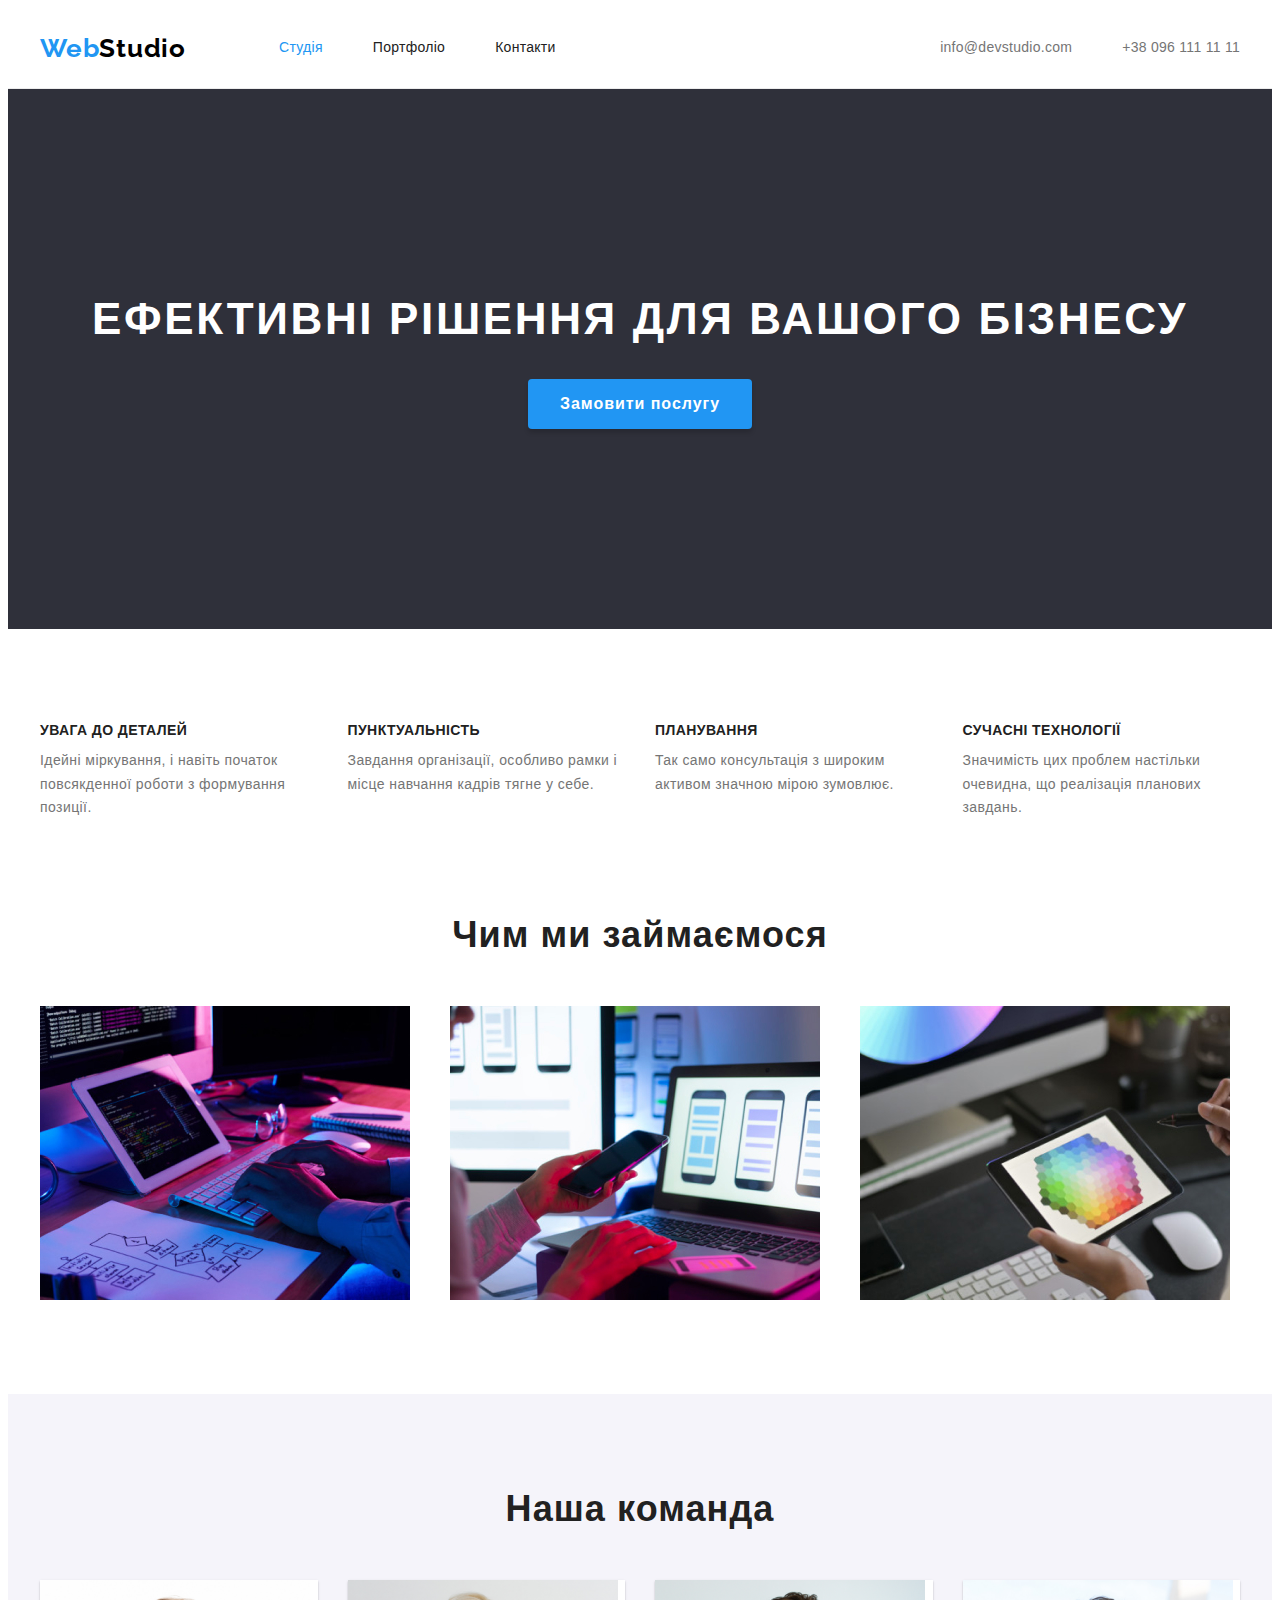
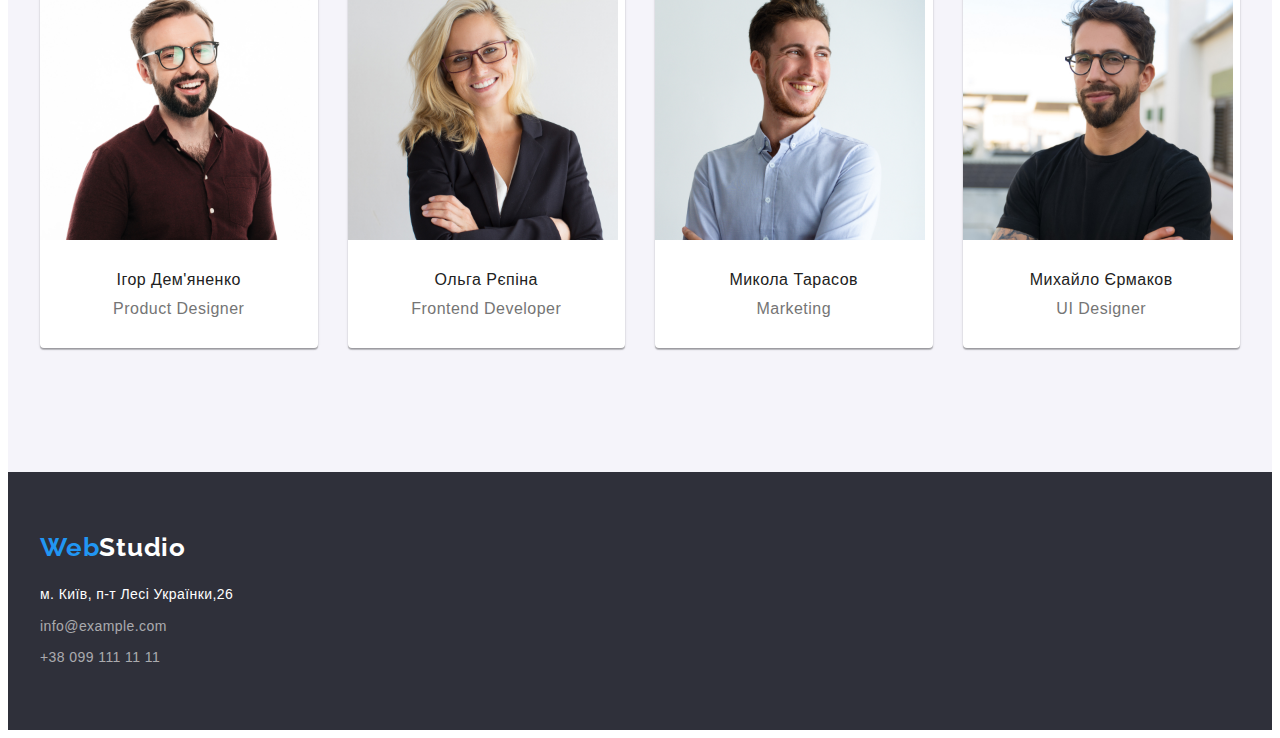
<file: index.html>
<!DOCTYPE html>
<html lang="uk">
<head>
    <meta charset="UTF-8">
    <meta http-equiv="X-UA-Compatible" content="IE=edge">
    <meta name="viewport" content="width=device-width, initial-scale=1.0">
    <title>WebStudio</title>
    <link rel="preconnect" href="https://fonts.googleapis.com">
    <link rel="preconnect" href="https://fonts.gstatic.com" crossorigin>
    <link href="https://fonts.googleapis.com/css2?family=Raleway:wght@400;500;700&display=swap" rel="stylesheet">
    <link rel="stylesheet" href="https://cdnjs.cloudflare.com/ajax/libs/modern-normalize/1.1.0/modern-normalize.min.css" integrity="sha512-wpPYUAdjBVSE4KJnH1VR1HeZfpl1ub8YT/NKx4PuQ5NmX2tKuGu6U/JRp5y+Y8XG2tV+wKQpNHVUX03MfMFn9Q==" crossorigin="anonymous" referrerpolicy="no-referrer" />
    <link rel="stylesheet" href="./css/styles.css">
</head>

<body>
    <!--header-->
    <header class="main-header">
        <div class="container page-header-container">
            <nav class="main-nav">          
                <a class="logo link" href="./index.html" lang="en">Web<span class="logo-dark">Studio</span></a> 
                <ul class="main-menu">
                    <li class="menu-item">
                        <a class="menu-link link current" href="./index.html">Студія</a>
                    </li>
                    <li class="menu-item">
                        <a class="menu-link link " href="./portfolio.html">Портфоліо</a>
                    </li>
                    <li class="menu-item">
                        <a class="menu-link link" href="#">Контакти</a>
                    </li>
                </ul>
            </nav>
            <ul class="header-contacts">
                <li class="header-contacts-item">
                    <a class="header-contacts-link link" href="mailto:info@devstudio.com">info@devstudio.com</a>
                </li>
                <li class="header-contacts-item">
                    <a class="header-contacts-link link" href="tel:+380961111111">+38 096 111 11 11</a>
                </li>
            </ul>
        </div>
    </header>


   <!--main-->
   <main>
    <!--hero-->
<section class="hero bg-section-dark">
    <div class="container">
        <h1 class="hero-title">Ефективні рішення для вашого бізнесу</h1>
        <button class="hero-modal-btn" type="button">Замовити послугу</button>
    </div> 
</section>

<section class="section">
    <div class="container">
        <h2 class="section-title visually-hidden">Наші переваги</h2>
        <ul class="advantages-list">
            <li class="advantages-item">
                <h3 class="advantages-title">УВАГА ДО ДЕТАЛЕЙ</h3>
                <p class="advantages-description">Ідейні міркування, і навіть початок повсякденної роботи з формування позиції.</p>
            </li>
            <li class="advantages-item">
                <h3 class="advantages-title">ПУНКТУАЛЬНІСТЬ</h3>
                <p class="advantages-description">Завдання організації, особливо рамки і місце навчання кадрів тягне у себе.</p>
            </li>
            <li class="advantages-item">
                <h3 class="advantages-title">ПЛАНУВАННЯ</h3>
                <p class="advantages-description">Так само консультація з широким активом значною мірою зумовлює.</p>
            </li>
            <li class="advantages-item">
                <h3 class="advantages-title">СУЧАСНІ ТЕХНОЛОГІЇ</h3>
                <p class="advantages-description">Значимість цих проблем настільки очевидна, що реалізація планових завдань.</p>
            </li>
         </ul>
    </div>
</section>

<section class="section skills-top">
    <div class="container">
        <h2 class="section-title">Чим ми займаємося</h2>
        <ul class="skills-list">
            <li class="skills-item">
                <img src="./images/box/box1.jpg" alt="Ілюстрація 1" width="370" height="294">
            </li>
            <li class="skills-item">
                <img src="./images/box/box2.jpg" alt="Ілюстрація 2" width="370" height="294">
            </li>
            <li class="skills-item">
                <img src="./images/box/box3.jpg" alt="Ілюстрація 3" width="370" height="294">
            </li>
        </ul>
    </div>
</section>

<!--team-->

<section class="section bg-section-light">
    <div class="container">
        <h2 class="section-title">Наша команда</h2>
        <ul class="team-list">
            <li class="team-item">
                <img src="./images/team/productdesigner.jpg" alt="дизайнер" width="270" height="260">
                <div class="team-card-content-wrapper">
                    <h3 class="team-title">Ігор Дем'яненко</h3>
                    <p class="team-text" lang="en">Product Designer</p>
                </div>
            </li> 
            <li class="team-item">
                <img src="./images/team/frontenddeveloper.jpg" alt="девелопер" width="270" height="260">
                <div class="team-card-content-wrapper">
                    <h3 class="team-title">Ольга Рєпіна</h3>
                    <p class="team-text" lang="en">Frontend Developer</p>
                </div>
            </li>
            <li class="team-item">
                <img src="./images/team/marketing.jpg" alt="маркетолог" width="270" height="260">
                <div class="team-card-content-wrapper">
                    <h3 class="team-title">Микола Тарасов</h3>
                    <p class="team-text" lang="en">Marketing</p>
                </div> 
            </li>
            <li class="team-item">
                <img src="./images/team/uidesigner.jpg" alt="дизайнер" width="270" height="260">
                <div class="team-card-content-wrapper">
                    <h3 class="team-title">Михайло Єрмаков</h3>
                    <p class="team-text" lang="en">UI Designer</p>
                </div>
            </li>
        </ul>
    </div> 
</section>
</main>

<!--footer-->
<footer class="footer">
    <div class="container">
        <!-- CONTACTS -->
        <a class="logo link" href="./index.html" lang="en">Web<span class="logo-light">Studio</span></a> 
        <address class="address">
            <ul class="footer-contacts">
                <li class="footer-contacts-item">
                    <a class="footer-contacts-link contacts-address" href="https://goo.gl/maps/dxJ9UZrQX6qSwttMA" target="_blank" rel="noopener noreferrer nofollow">м. Київ, п-т Лесі Українки,26</a>
                </li>
                <li class="footer-contacts-item">
                    <a class="footer-contacts-link contacts-link" href="mailto:info@example.com">info@example.com</a>
                </li>
                <li class="footer-contacts-item">
                    <a class="footer-contacts-link contacts-link" href="tel:+380991111111">+38 099 111 11 11</a>
                </li>
            </ul>
        </address>
    </div>
</footer>

</body>
</html>
</file>
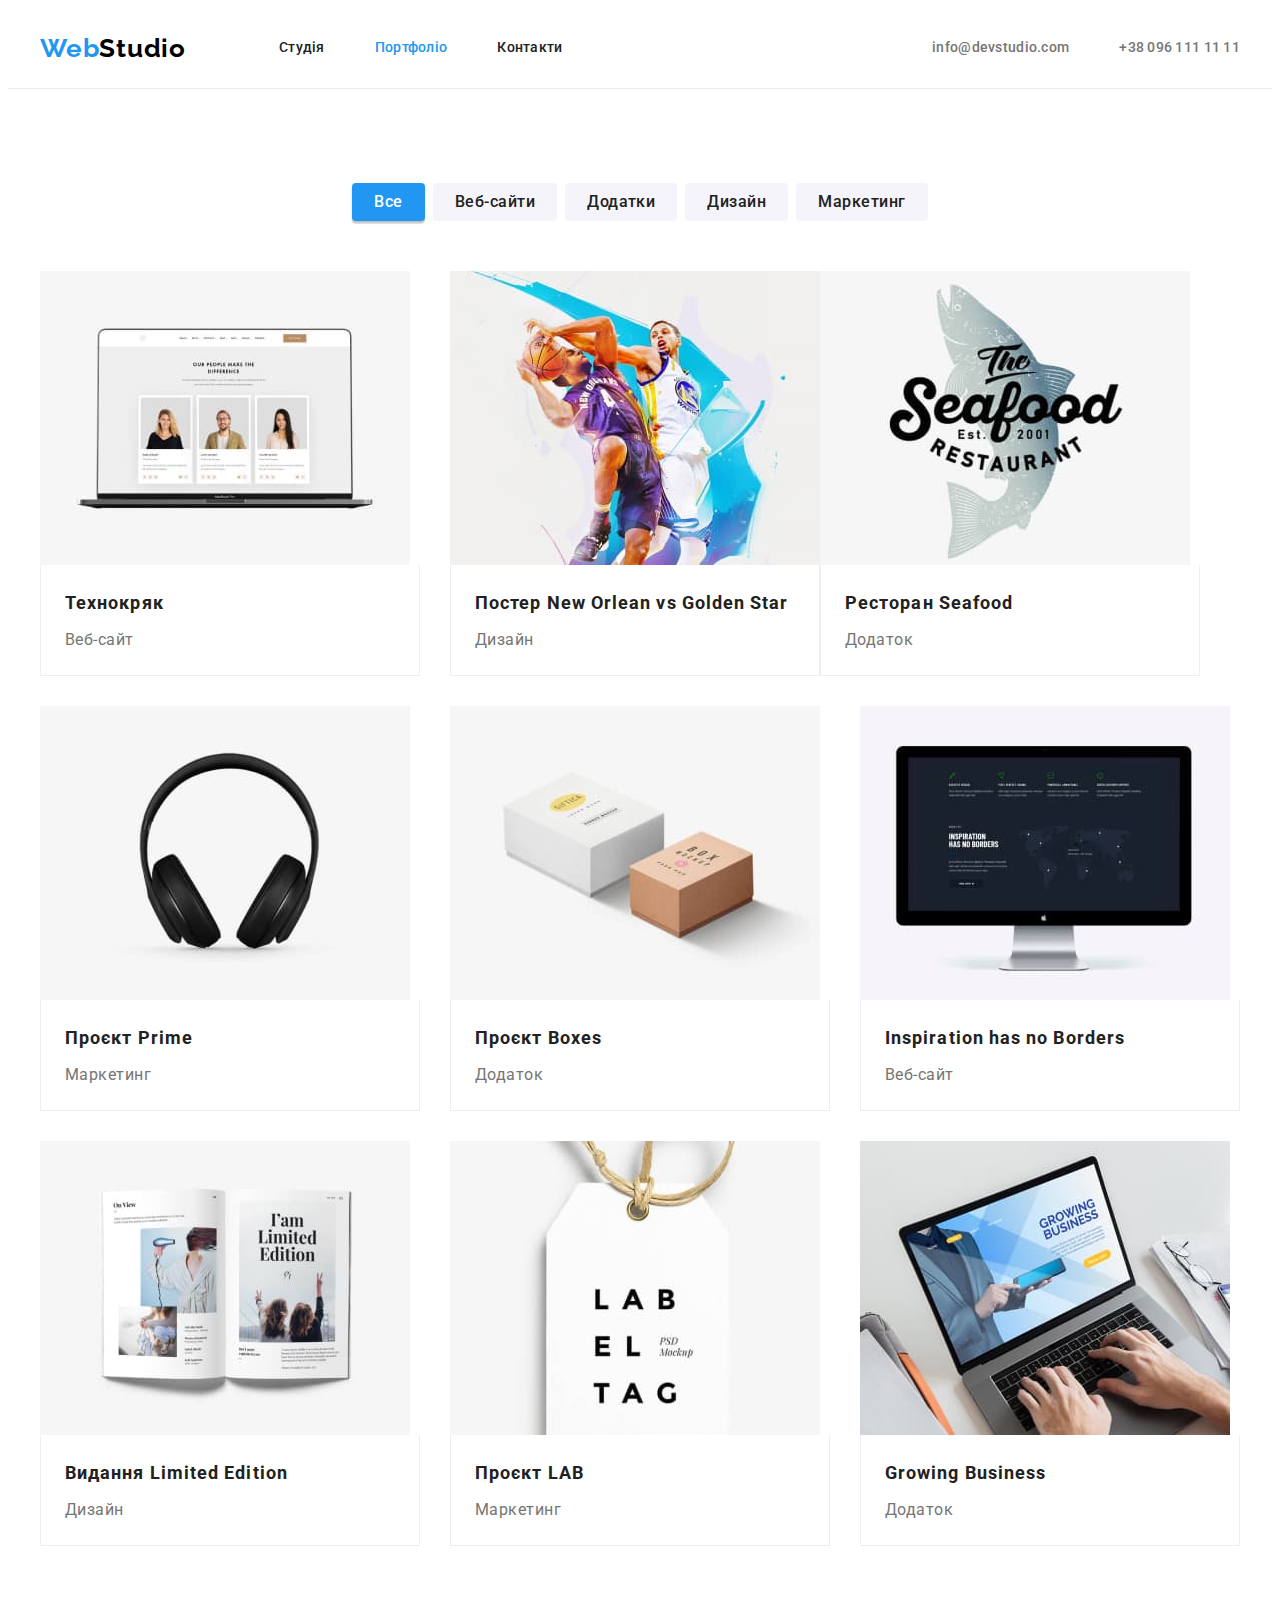
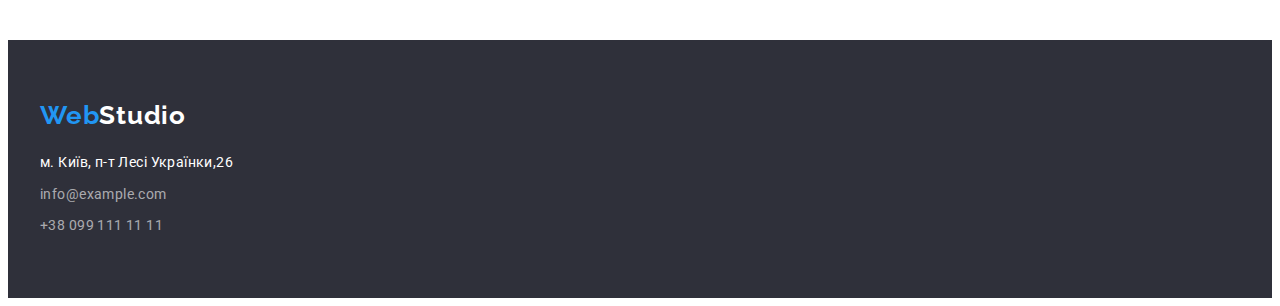
<file: portfolio.html>
<!DOCTYPE html>
<html lang="uk">
<head>
    <meta charset="UTF-8">
    <meta http-equiv="X-UA-Compatible" content="IE=edge">
    <meta name="viewport" content="width=device-width, initial-scale=1.0">
    <title>Портфоліо</title>
    <link rel="preconnect" href="https://fonts.googleapis.com">
    <link rel="preconnect" href="https://fonts.gstatic.com" crossorigin>
    <link href="https://fonts.googleapis.com/css2?family=Raleway:wght@700&family=Roboto:wght@400;500;700;900&display=swap" rel="stylesheet">
    <link rel="stylesheet" href="https://cdnjs.cloudflare.com/ajax/libs/modern-normalize/1.1.0/modern-normalize.min.css" integrity="sha512-wpPYUAdjBVSE4KJnH1VR1HeZfpl1ub8YT/NKx4PuQ5NmX2tKuGu6U/JRp5y+Y8XG2tV+wKQpNHVUX03MfMFn9Q==" crossorigin="anonymous" referrerpolicy="no-referrer" />
    <link rel="stylesheet" href="./css/styles.css" />
</head>

<body>
    <!-- HEADER -->
    <header class="main-header">
        <div class="container page-header-container">
            <nav class="main-nav">          
                <a class="logo link" href="./index.html" lang="en">Web<span class="logo-dark">Studio</span></a> 
                <ul class="main-menu">
                    <li class="menu-item">
                        <a class="menu-link link" href="./index.html">Студія</a>
                    </li>
                    <li class="menu-item">
                        <a class="menu-link link current" href="./portfolio.html">Портфоліо</a>
                    </li>
                    <li class="menu-item">
                        <a class="menu-link link" href="#">Контакти</a>
                    </li>
                </ul>
            </nav>
            <ul class="header-contacts">
                <li class="header-contacts-item">
                    <a class="header-contacts-link link" href="mailto:info@devstudio.com">info@devstudio.com</a>
                </li>
                <li class="header-contacts-item">
                    <a class="header-contacts-link link" href="tel:+380961111111">+38 096 111 11 11</a>
                </li>
            </ul>
        </div>
    </header>

    <!-- MAIN -->
    <main>

        <!-- PORTFOLIO -->
        <section class="section">
            <div class="container">
                <h1 class="main-title visually-hidden">Портфоліо</h1>

                <ul class="porfolio-select">
                    <li class="select-item">
                        <button class="portfolio-select-btn portfolio-active-btn" type="button">Все</button>
                    </li>
                    <li class="select-item">
                        <button class="portfolio-select-btn" type="button">Веб-сайти</button>
                    </li>
                    <li class="select-item">
                        <button class="portfolio-select-btn" type="button">Додатки</button>
                    </li>
                    <li class="select-item">
                        <button class="portfolio-select-btn" type="button">Дизайн</button>
                    </li>
                    <li class="select-item">
                        <button class="portfolio-select-btn" type="button">Маркетинг</button>
                    </li>
                </ul>

                <ul class="porfolio-list">
                    <li class="porfolio-item">
                        <img src="./images/portfolio/techno.jpg" alt="Веб-сайт Технокряк" width="370" height="294">
                        <div class="portfolio-card-content-wrapper">
                            <h2 class="porfolio-item-title">Технокряк</h2>
                            <p class="portfolio-item-description">Веб-сайт</p>
                        </div>
                    </li>
                    <li class="Веб-сайт">
                        <img src="./images/portfolio/star.jpg" alt="Постер New Orlean vs Golden Star" width="370" height="294">
                        <div class="portfolio-card-content-wrapper">
                            <h2 class="porfolio-item-title">Постер New Orlean vs Golden Star</h2>
                            <p class="portfolio-item-description">Дизайн</p>       
                        </div>
                    </li>
                    <li class="porfolio-item">
                        <img src="./images/portfolio/seafood.jpg" alt="Додаток для ресторана Seafood " width="370" height="294">
                        <div class="portfolio-card-content-wrapper">
                            <h2 class="porfolio-item-title">Ресторан Seafood</h2>
                            <p class="portfolio-item-description">Додаток</p>                 
                        </div>
                    </li>
                    <li class="porfolio-item">
                        <img src="./images/portfolio/prime.jpg" alt="Маркетинг прокєту Prime " width="370" height="294">
                        <div class="portfolio-card-content-wrapper">
                            <h2 class="porfolio-item-title">Проєкт Prime</h2>
                            <p class="portfolio-item-description">Маркетинг</p>
                        </div>
                    </li>
                    <li class="porfolio-item">
                        <img src="./images/portfolio/boxes.jpg" alt="Додаток проекту Boxes" width="370" height="294">
                        <div class="portfolio-card-content-wrapper">
                            <h2 class="porfolio-item-title">Проєкт Boxes</h2>
                            <p class="portfolio-item-description">Додаток</p>    
                        </div>
                    </li>
                    <li class="porfolio-item">
                        <img src="./images/portfolio/inspiration.jpg" alt="Веб-сайт Inspiration has no Borders" width="370" height="294">
                        <div class="portfolio-card-content-wrapper">
                            <h2 class="porfolio-item-title">Inspiration has no Borders</h2>
                            <p class="portfolio-item-description">Веб-сайт</p>   
                        </div>
                    </li>
                    <li class="porfolio-item">
                        <img src="./images/portfolio/limited.jpg" alt="Дизайн видання Limited Edition " width="370" height="294">
                        <div class="portfolio-card-content-wrapper">
                            <h2 class="porfolio-item-title">Видання Limited Edition</h2>
                            <p class="portfolio-item-description">Дизайн</p>           
                        </div>
                    </li>
                    <li class="porfolio-item">
                        <img src="./images/portfolio/lab.jpg" alt="Маркетинг проєкту LAB" width="370" height="294">
                        <div class="portfolio-card-content-wrapper">
                            <h2 class="porfolio-item-title">Проєкт LAB</h2>
                            <p class="portfolio-item-description">Маркетинг</p>        
                        </div>
                    </li>
                    <li class="porfolio-item">
                        <img src="./images/portfolio/growing.jpg" alt="Додаток Growing Business" width="370" height="294">
                        <div class="portfolio-card-content-wrapper">
                            <h2 class="porfolio-item-title">Growing Business</h2>
                            <p class="portfolio-item-description">Додаток</p>
                        </div>
                    </li>   
                </ul>
            </div>
        </section>

    </main>

   <!-- FOOTER -->
   <footer class="footer">
        <div class="container">
            <!-- CONTACTS -->
            <a class="logo link" href="./index.html" lang="en">Web<span class="logo-light">Studio</span></a> 
            <address class="address">
                <ul class="footer-contacts">
                    <li class="footer-contacts-item">
                        <a class="footer-contacts-link contacts-address" href="https://goo.gl/maps/dxJ9UZrQX6qSwttMA" target="_blank" rel="noopener noreferrer nofollow">м. Київ, п-т Лесі Українки,26</a>
                    </li>
                    <li class="footer-contacts-item">
                        <a class="footer-contacts-link contacts-link" href="mailto:info@example.com">info@example.com</a>
                    </li>
                    <li class="footer-contacts-item">
                        <a class="footer-contacts-link contacts-link" href="tel:+380991111111">+38 099 111 11 11</a>
                    </li>
                </ul>
            </address>
        </div>
    </footer>

</body>
</html>
</file>
<file: css/styles.css>
:root {
    --accent-color: #2196F3;
    --primary-font-color: #212121;
    --secondary-font-color: #757575;
    --font-color-white: #ffffff;

    --logo-color-dark: #000000;
    --logo-color-light: #ffffff;

    --hero-btn: #2196F3;
    --hero-btn-hover: #188CE8;

    --portfolio-btn: #F5F4FA;
    --portfolio-select-hover: #2196F3;
    --portfolio-select-active: #2196F3;
  
    --bg-primary: #FFFFFF;
    --bg-section-dark: #2F303A;
    --bg-section-light: #F5F4FA;
    --bg-footer: #2F303A;

    --footer-font-white: #ffffff;
    --footer-font-white-transparent: rgba(255, 255, 255, 0.6);
}

body {
    font-family: 'Roboto', sans-serif;
    color: var(--primary-font-color);
}

h1,
h2,
h3,
h4,
h5,
h6,
p {
    margin-top: 0;
    margin-bottom: 0;
}

ul,
ol {
    margin-top: 0;
    margin-bottom: 0;
    padding-left: 0;
    list-style: none;
}

img {
    display: block;
    max-width: 100%;
    height: auto;
}

button {
    font: inherit;
    cursor: pointer;
    border: none;
    border-radius: 4px;
}

a {
    text-decoration: none;
}

.visually-hidden { 
    position: absolute; 
    width: 1px; 
    height: 1px; 
    margin: -1px; 
    border: 0; 
    padding: 0; 
    white-space: nowrap; 
    clip-path: inset(100%); 
    clip: rect(0 0 0 0); 
    overflow: hidden; 
} 

.container {
    width: 1200px;
    padding-left: 15px;
    padding-right: 15px;
    margin-left: auto;
    margin-right: auto;
}

/* -------------------- HEADER -------------------- */

.main-header {
    border-bottom: 1px solid #ECECEC;
}

.page-header-container {
    display: flex;
    align-items :center;
    justify-content: space-between;
}

.main-nav {
    display: flex;
    align-items:center;
}

.main-menu,
.header-contacts {
    display: flex;
}

.main-menu .menu-item:not(:last-child),
.header-contacts .header-contacts-item:not(:last-child) {
    margin-right: 50px;
}

.logo {
    font-family: 'Raleway', sans-serif;
    color: var(--accent-color);
    font-weight: 700;
    font-size: 26px;
    line-height: 1.19;
    letter-spacing: 0.03em;
    margin-right: 93px;
}

.logo-dark {
    color: var(--logo-color-dark);
}

.logo-light {
    color: var(--logo-color-light);
}

.menu-link {
    display: block;
    padding-top: 32px;
    padding-bottom: 32px;
    font-weight: 500;
    font-size: 14px;
    line-height: 1.14;
    letter-spacing: 0.02em;
    color: var(--primary-font-color);
}

.menu-link:hover,
.menu-link:focus {
    color: var(--accent-color);
}

.header-contacts-link {
    display: block;
    padding-top: 32px;
    padding-bottom: 32px;
    font-weight: 500;
    font-size: 14px;
    line-height: 1.14;
    letter-spacing: 0.02em;
    color: var(--secondary-font-color);
}

.header-contacts-link:hover,
.header-contacts-link:focus {
    color: var(--accent-color);
}

/* -------------------- /HEADER -------------------- */

/* -------------------- SECTION -------------------- */

.section {
    padding-top: 94px;
    padding-bottom: 94px;
}

.bg-section-dark {
    background-color: var(--bg-section-dark);
}

.bg-section-light {
    background-color: var(--bg-section-light);
}

.current {
    color: var(--accent-color);
}

.section-title {
    font-weight: 700;
    font-size: 36px;
    line-height: 1.16;
    text-align: center;
    letter-spacing: 0.03em; 
    color: var(--primary-font-color);
    margin-bottom: 50px;
}

/* -------------------- /SECTION -------------------- */


/* -------------------- /BUTTONS -------------------- */

.hero-modal-btn {
    display: block;
    margin-left: auto;
    margin-right: auto;
    min-width: 200px;
    padding-top: 10px;
    padding-right: 32px;
    padding-bottom: 10px;
    padding-left: 32px;

    font-family: inherit;
    font-weight: 700;
    font-size: 16px;
    line-height: 1.88;
    align-items: center;
    text-align: center;
    letter-spacing: 0.06em;

    color: var(--font-color-white);
    background-color: var(--hero-btn);
    box-shadow: 0px 4px 4px rgba(0, 0, 0, 0.15);
}

.hero-modal-btn:hover,
.hero-modal-btn:focus {
    background-color: var(--hero-btn-hover);
}

.portfolio-select-btn {
    font-weight: 500;
    font-size: 16px;
    line-height: 1.62;
    text-align: center;
    letter-spacing: 0.03em;    
    color: var(--primary-font-color);
    background-color: var(--portfolio-btn);
    padding-top: 6px;
    padding-bottom: 6px;
    padding-left: 22px;
    padding-right: 22px;
}

.portfolio-select-btn:hover,
.portfolio-select-btn:focus {
    color: var(--font-color-white);
    background-color: var(--portfolio-select-hover);
    box-shadow: 0px 3px 1px rgba(0, 0, 0, 0.1), 0px 1px 2px rgba(0, 0, 0, 0.08), 0px 2px 2px rgba(0, 0, 0, 0.12);
}

.portfolio-active-btn {
    color: var(--font-color-white);
    background-color: var(--accent-color);
    box-shadow: 0px 3px 1px rgba(0, 0, 0, 0.1), 0px 1px 2px rgba(0, 0, 0, 0.08), 0px 2px 2px rgba(0, 0, 0, 0.12);
}

/* -------------------- /BUTTONS -------------------- */


/* -------------------- HERO -------------------- */

.hero {
    padding-top: 200px;
    padding-bottom: 200px;
}

.hero-title {
    font-weight: 900;
    font-size: 44px;
    line-height: 1.36;
    text-align: center;
    letter-spacing: 0.06em;
    text-transform: uppercase;
    color: var(--font-color-white);
    margin-bottom: 30px;
}

/* -------------------- /HERO -------------------- */


/* -------------------- ADVANTAGES -------------------- */

.skills-top {
    padding-top: 0;
}

.advantages-list {
    display: flex;
    flex-wrap: wrap;
}

.advantages-item {
    flex-basis: calc((100% - 90px) / 4);
}

.advantages-item:not(:nth-child(4n)) {
    margin-right: 30px;
}

.advantages-item:not(:nth-last-child(-n + 4)) {
    margin-bottom: 30px;
}

.advantages-title {
    font-weight: 700;
    font-size: 14px;
    line-height: 1.14;
    letter-spacing: 0.03em;
    text-transform: uppercase;
    color: var(--primary-font-color);
    margin-bottom: 10px;
}

.advantages-description {
    font-size: 14px;
    line-height: 1.7;
    letter-spacing: 0.03em;
    color: var(--secondary-font-color);
}

/* -------------------- /ADVANTAGES -------------------- */


/* -------------------- SKILLS -------------------- */

.skills-list {
    display: flex;
    flex-wrap: wrap;
}

.skills-item {
    flex-basis: calc((100% - 60px) / 3);
}

.skills-item:not(:nth-child(3n)) {
    margin-right: 30px;
}

.skills-item:not(:nth-last-child(-n + 3)) {
    margin-bottom: 30px;
}

/* -------------------- /SKILLS -------------------- */


/* -------------------- TEAM -------------------- */

.team-title {
    font-weight: 500;
    font-size: 16px;
    line-height: 1.19;
    text-align: center;
    letter-spacing: 0.03em;
    color: var(--primary-font-color);
    margin-bottom: 10px;
    
}
.team-text {
    font-size: 16px;
    line-height: 1.19; 
    text-align: center;
    letter-spacing: 0.03em;
    color: var(--secondary-font-color);
}

.team-list {
    display: flex;
    flex-wrap: wrap;
}

.team-item {
    flex-basis: calc((100% - 90px) / 4);
    background-color: var(--bg-primary);
    box-shadow: 0px 1px 3px rgba(0, 0, 0, 0.12), 0px 1px 1px rgba(0, 0, 0, 0.14), 0px 2px 1px rgba(0, 0, 0, 0.2);
    border-radius: 0px 0px 4px 4px;
}

.team-item:not(:nth-child(4n)) {
    margin-right: 30px;
}

.team-item:not(:nth-last-child(-n)) {
    margin-bottom: 30px;
}

.team-card-content-wrapper {
    padding-top: 30px;
    padding-bottom: 30px;
}

/* -------------------- /TEAM -------------------- */


/* -------------------- PORTFOLIO -------------------- */

.porfolio-select {
    display: flex;
    justify-content: center;
    margin-bottom: 50px;
}

.select-item:not(:last-child) {
    margin-right: 8px;
}

.porfolio-list {
    display: flex;
    flex-wrap: wrap;
}

.porfolio-item {
    flex-basis: calc((100% - 60px) / 3);
}

.porfolio-item:not(:nth-child(3n)) {
    margin-right: 30px;
}

.porfolio-item:not(:nth-last-child(-n + 3)) {
    margin-bottom: 30px;
}

.portfolio-card-content-wrapper {
    padding-top: 20px;
    padding-bottom: 20px;
    padding-left: 24px;
    padding-right: 24px;
    border: 1px solid #EEEEEE;
    border-top: none;
    background: #FFFFFF;
}

.porfolio-item-title {
    font-weight: 700;
    font-size: 18px;
    line-height: 2;
    letter-spacing: 0.06em;
    color: var(--primary-font-color);
    margin-bottom: 4px;
}

.portfolio-item-description {
    font-size: 16px;
    line-height: 30px;
    letter-spacing: 0.03em;
    color: var(--secondary-font-color);
}

/* -------------------- /PORTFOLIO -------------------- */


/* -------------------- FOOTER -------------------- */

.footer {
    background-color: var(--bg-footer);
    padding-top: 60px;
    padding-bottom: 60px;
}

.footer .logo  {
    display: inline-block;
    margin-bottom: 20px;
    margin-right: 0px;
}

.address {
    font-style: normal;
}

.footer-contacts-link {
    font-size: 14px;
    line-height: 1.7;
    letter-spacing: 0.03em;
    text-decoration: none;
}

.contacts-address {
color: var(--footer-font-white);
}

.footer-contacts-item:not(:last-child) {
    margin-bottom: 8px;
}

.contacts-link {
    color: var(--footer-font-white-transparent);
}

.footer-contacts-link:hover,
.footer-contacts-link:focus {
color: var(--accent-color);
}

/* -------------------- /FOOTER -------------------- */
</file>
